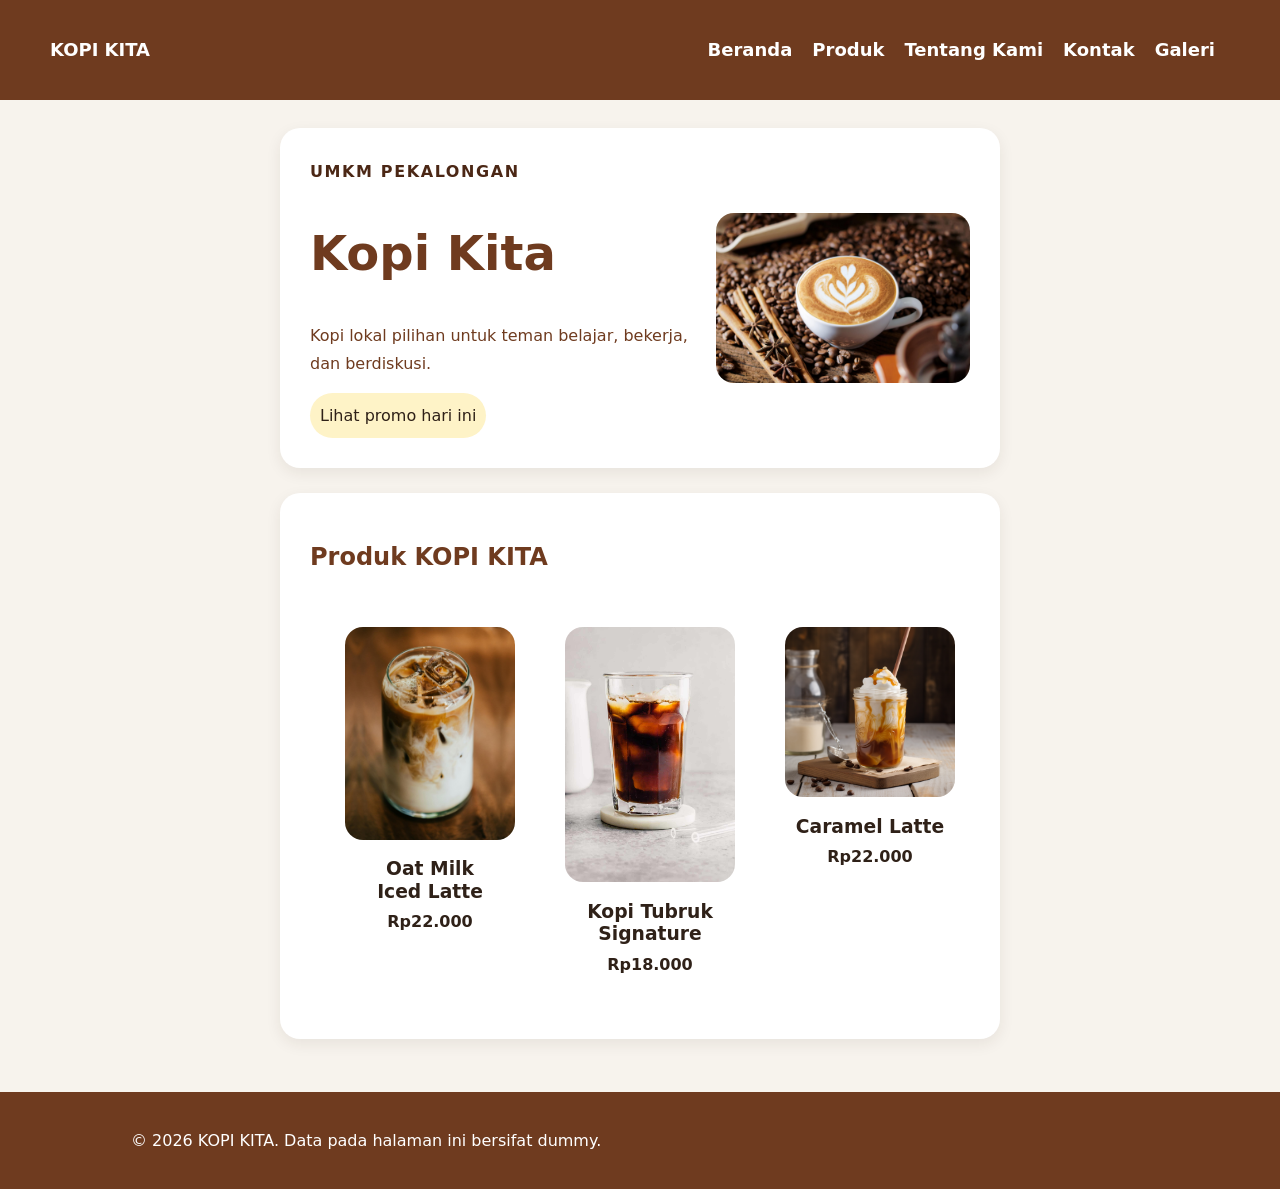
<file: index.html>
<!DOCTYPE html>
<html lang="id">
<head>
    <meta charset="UTF-8">
    <meta name="viewport" content="width=device-width, initial-scale=1">
    <title>KOPI KITA- Website UMKM</title>
    <link rel="stylesheet" href="css/style.css" />
</head>
<body>
    <a class="skip-link" href="#main-content">Skip to main content</a>
    <nav class="container">
        <div class="container-navbar">
    <div class="logo">
        <a href="index.html">KOPI KITA</a>    
    </div>
            <ul class="navbar">
                <li><a href="index.html">Beranda</a></li>
                <li><a href="produk.html">Produk</a></li>
                <li><a href="tentang.html">Tentang Kami</a></li>
                <li><a href="kontak.html">Kontak</a></li>
                <li><a href="galeri.html">Galeri</a></li>
            </ul>
        </nav>
    </div>
   
   
    <main class="page">
        <section class="hero" aria-labelledby="hero-title">
  <div class="hero-content">
    <p class="eyebrow">UMKM Pekalongan</p>
    <h1 id="hero-title">Kopi Kita</h1>
    <p>Kopi lokal pilihan untuk teman belajar, bekerja, dan berdiskusi.</p>
    <button id="promoButton" type="button">Lihat promo hari ini</button>
  </div>
  <img class="product-images" src="gambar/jenis-kopi-di-Indonesia-dan-karakteristik-scaled.jpg" alt="secangkir kopi yang ditawarkan oleh KOPI KITA" />
    </section>

        <section aria-labelledby="produk-title">
            <h2 id="produk-title">Produk KOPI KITA</h2>
            <ul class="product">
                <article class="product-item">
                    <img class="product-coffee" src="gambar/Oat-Milk-Iced-Coffee-1-ws-us-1.jpg" alt="secangkir kopi yang ditawarkan oleh KOPI KITA" />
                    <h3>oat milk iced latte</h3>
                    <p>Rp22.000</p>

                </article>
                <article class="product-item">
                    <img class="product-coffee" src="gambar/iced-coffee-7-1200.jpg" alt="secangkir kopi yang ditawarkan oleh KOPI KITA" />
                    <h3>kopi Tubruk Signature</h3>
                    <p>Rp18.000</p>
                </article>
                <article class="product-item">
                    <img class="product-coffee" src="gambar/Caramel-Iced-Coffee-Recipe-Satisfying-Sweetness.png" alt="secangkir kopi yang ditawarkan oleh KOPI KITA" />
                    <h3>Caramel Latte</h3>
                    <p>Rp22.000</p>
                </article>
            </ul>
        </section>
    </main>
    <footer class="footer">
        <p>© 2026 KOPI KITA. Data pada halaman ini bersifat dummy.</p>
    </footer>
    <script src="js/script.js"></script>
</body>
</html>
</file>
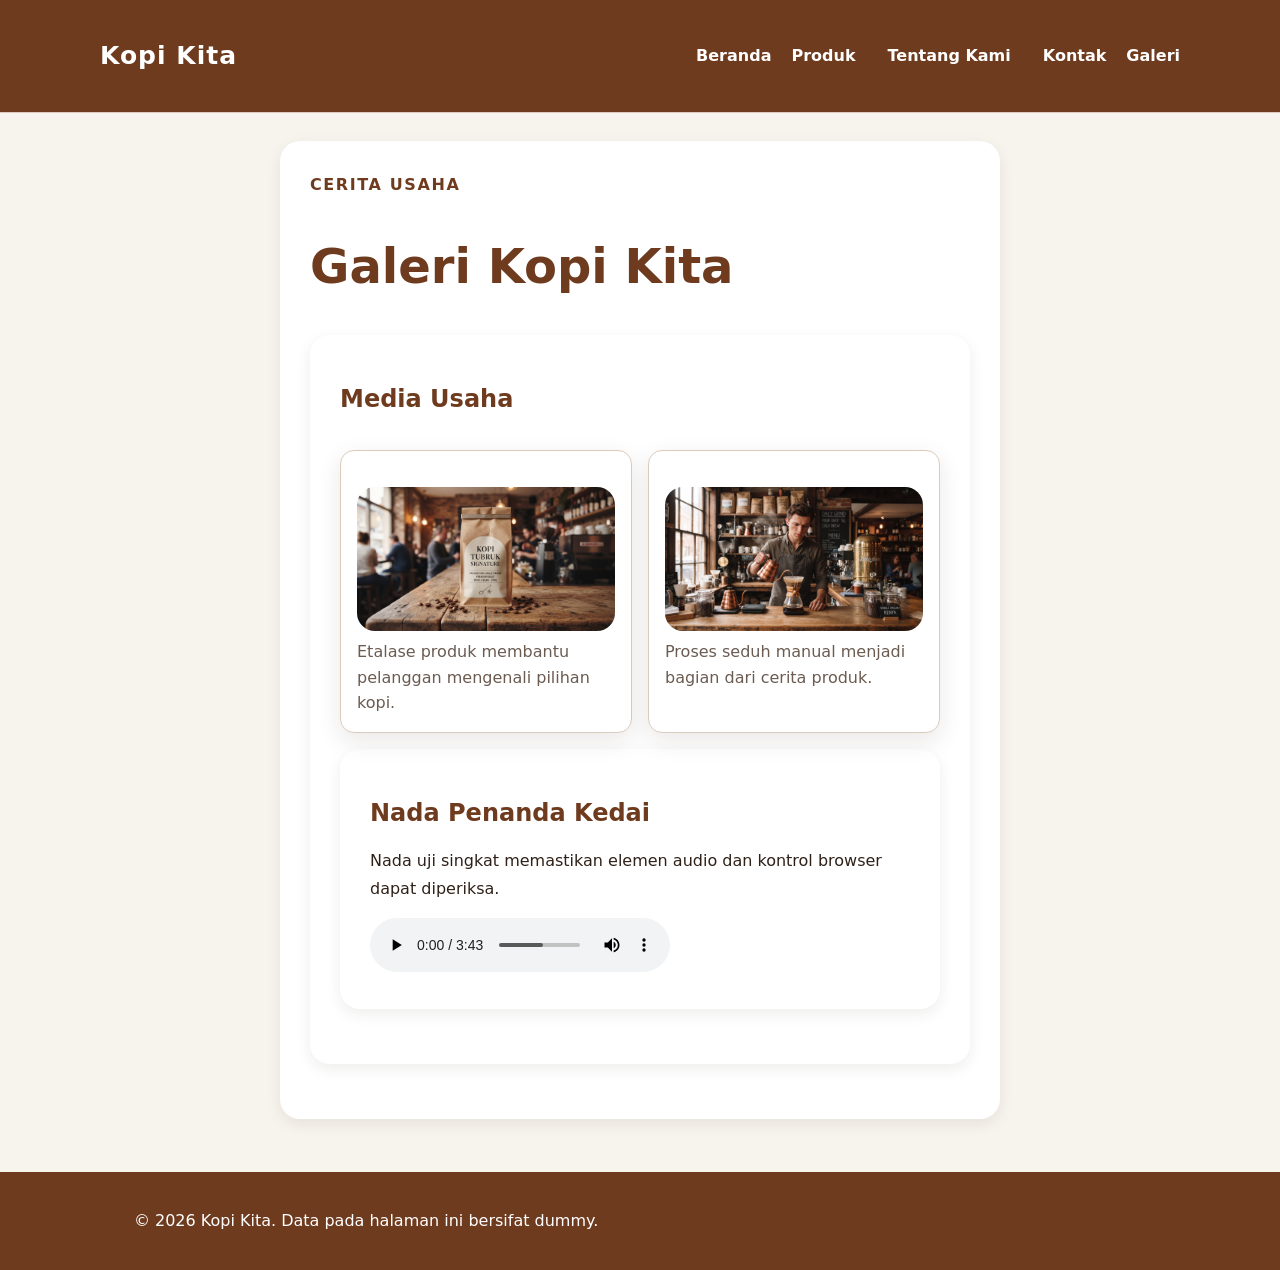
<file: galeri.html>
<!doctype html>
<html lang="id">
  <head>
    <meta charset="utf-8" />
    <meta name="viewport" content="width=device-width, initial-scale=1" />
    <title>Tentang Kopi Kita - Website UMKM</title>
    <link rel="stylesheet" href="css/style.css" />
  </head>
  <body>
    <a class="skip-link" href="#konten">Lewati ke konten utama</a>
    <header class="site-header">
      <nav class="nav" aria-label="Navigasi utama">
        <a class="brand" href="index.html">Kopi Kita</a>
        <ul>
          <li><a href="index.html">Beranda</a></li>
            <li><a href="produk.html">Produk</a></li>
            <li><a aria-current="page" href="tentang.html">Tentang Kami</a></li>
            <li><a href="kontak.html">Kontak</a></li>
            <li><a href="galeri.html">Galeri</a></li>
        </ul>
      </nav>
    </header>
    <main id="konten" class="page">
      <section aria-labelledby="tentang-title">
        <p class="eyebrow">Cerita Usaha</p>
        <h1>Galeri Kopi Kita</h1>
      <section aria-labelledby="media-title">
        <h2 id="media-title">Media Usaha</h2>
        <div class="gallery-grid">
    <figure class="media-card">
      <img src="gambar/Coffee_bag_on_wooden_counter_2K_20260925184928.jpg" alt="Etalase Kopi Kita berisi kemasan kopi lokal" />
      <figcaption>Etalase produk membantu pelanggan mengenali pilihan kopi.</figcaption>
    </figure>
    <figure class="media-card">
      <img src="gambar/Person_brewing_pour-over_coffee_2K_20260925184145.jpg" alt="Barista menuang air panas ke dripper kopi" />
      <figcaption>Proses seduh manual menjadi bagian dari cerita produk.</figcaption>
    </figure>
  </div>

    <section aria-labelledby="audio-title">
  <h2 id="audio-title">Nada Penanda Kedai</h2>
  <p id="audio-note">Nada uji singkat memastikan elemen audio dan kontrol browser dapat diperiksa.</p>
  <audio controls aria-describedby="audio-note" src="suara/AUD-20230413-WA0004.mp3">
    Browser Anda tidak mendukung pemutar audio.
  </audio>
</section>

</section>
      </section>
    </main>
    <footer class="footer">
      <p>&copy; 2026 Kopi Kita. Data pada halaman ini bersifat dummy.</p>
    </footer>
  </body>
</html>
</file>
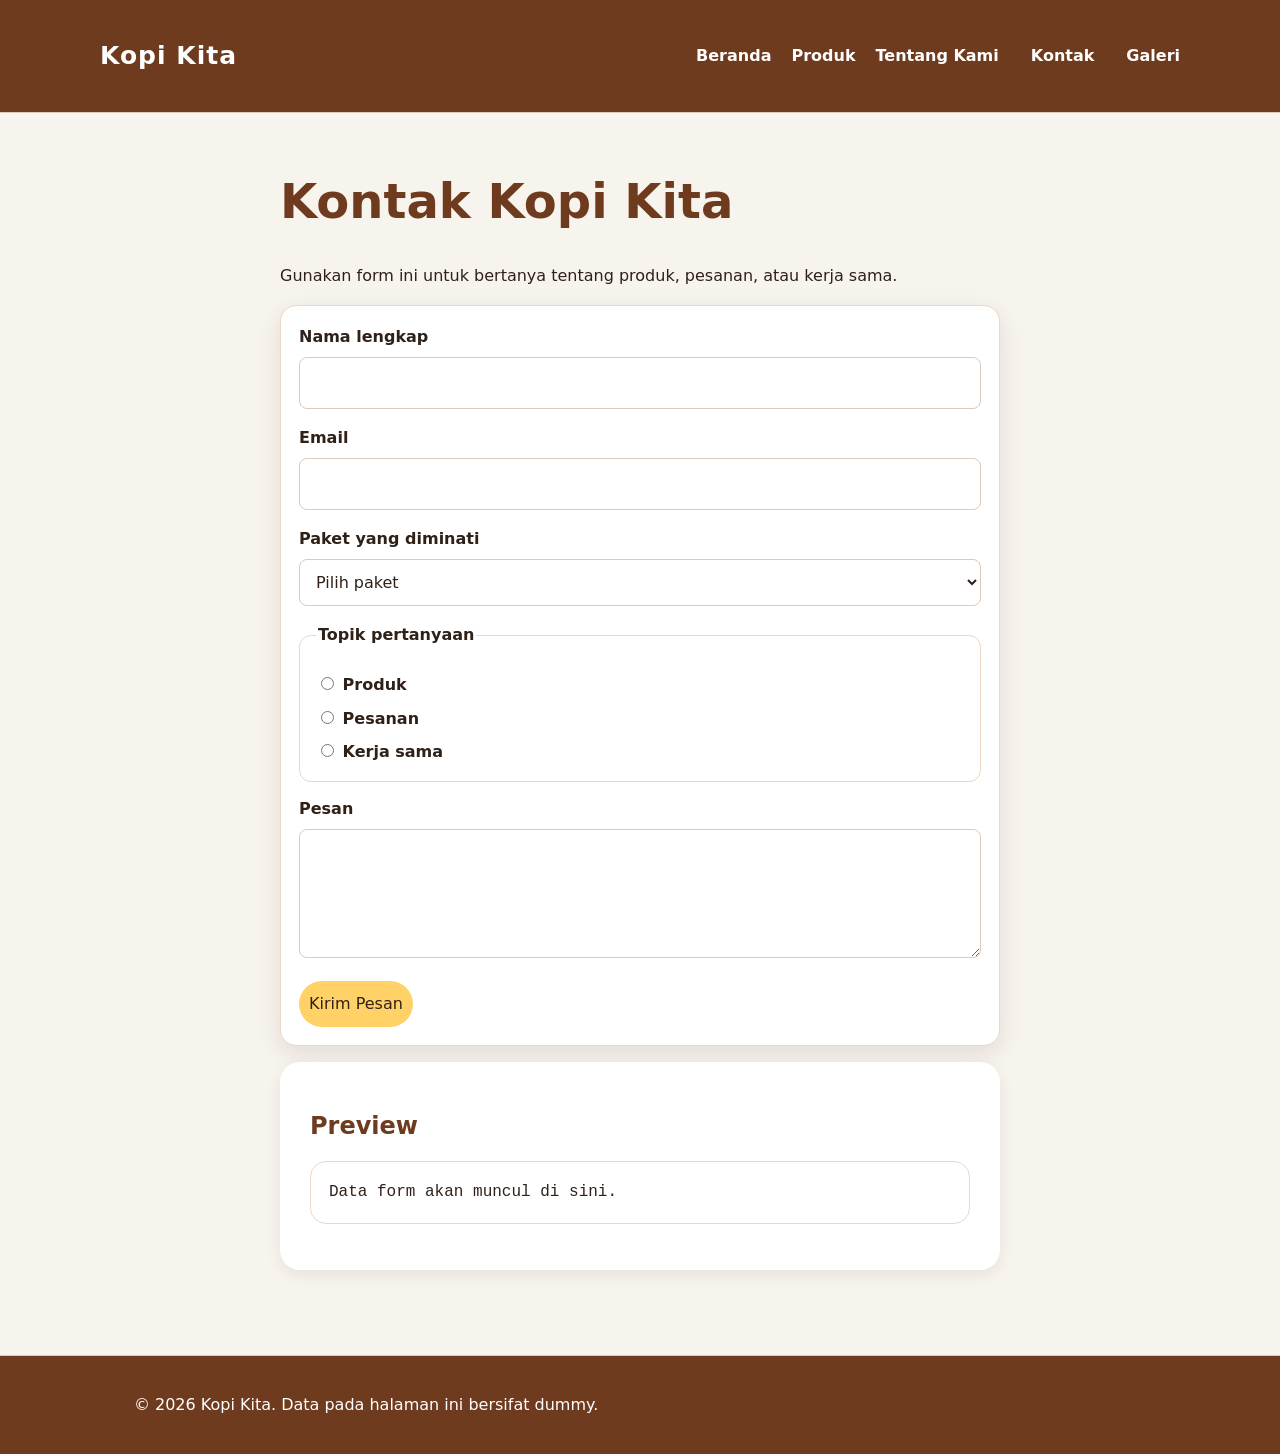
<file: kontak.html>
<!doctype html>
<html lang="id">
  <head>
    <meta charset="utf-8" />
    <meta name="viewport" content="width=device-width, initial-scale=1" />
    <title>Kontak Kopi Kita - Website UMKM</title>
    <link rel="stylesheet" href="css/style.css" />
    <script src="js/form.js" defer></script>
  </head>
  <body>
    <a class="skip-link" href="#konten">Lewati ke konten utama</a>
    <header class="site-header">
      <nav class="nav" aria-label="Navigasi utama">
        <a class="brand" href="index.html">Kopi Kita</a>
        <ul>
          <li><a href="index.html">Beranda</a></li>
          <li><a href="produk.html">Produk</a></li>
          <li><a href="tentang.html">Tentang Kami</a></li>
          <li><a aria-current="page" href="kontak.html">Kontak</a></li>
          <li><a href="galeri.html">Galeri</a></li>
        </ul>
      </nav>
    </header>
    <main class="page">
  <h1>Kontak Kopi Kita</h1>
  <p>Gunakan form ini untuk bertanya tentang produk, pesanan, atau kerja sama.</p>

  <form id="form-kontak" action="#" method="post">
    <div class="field">
      <label for="nama">Nama lengkap</label>
      <input id="nama" name="nama" type="text" required minlength="3" />
    </div>

    <div class="field">
      <label for="email">Email</label>
      <input id="email" name="email" type="email" required />
    </div>

    <div class="field">
      <label for="paket">Paket yang diminati</label>
      <select id="paket" name="paket" required>
        <option value="">Pilih paket</option>
        <option value="rumahan">Paket rumahan</option>
        <option value="kantor">Paket kantor</option>
        <option value="reseller">Paket reseller</option>
      </select>
    </div>

    <fieldset>
      <legend>Topik pertanyaan</legend>
      <label><input type="radio" name="topik" value="produk" required /> Produk</label>
      <label><input type="radio" name="topik" value="pesanan" /> Pesanan</label>
      <label><input type="radio" name="topik" value="kerja-sama" /> Kerja sama</label>
    </fieldset>

    <div class="field">
      <label for="pesan">Pesan</label>
      <textarea id="pesan" name="pesan" rows="4" required minlength="10"></textarea>
    </div>

    <button type="submit">Kirim Pesan</button>
  </form>

  <section aria-labelledby="preview-title">
    <h2 id="preview-title">Preview</h2>
    <pre id="preview">Data form akan muncul di sini.</pre>
  </section>
</main>

    <footer class="site-footer">
      <p>&copy; 2026 Kopi Kita. Data pada halaman ini bersifat dummy.</p>
    </footer>
  </body>
</html>
</file>
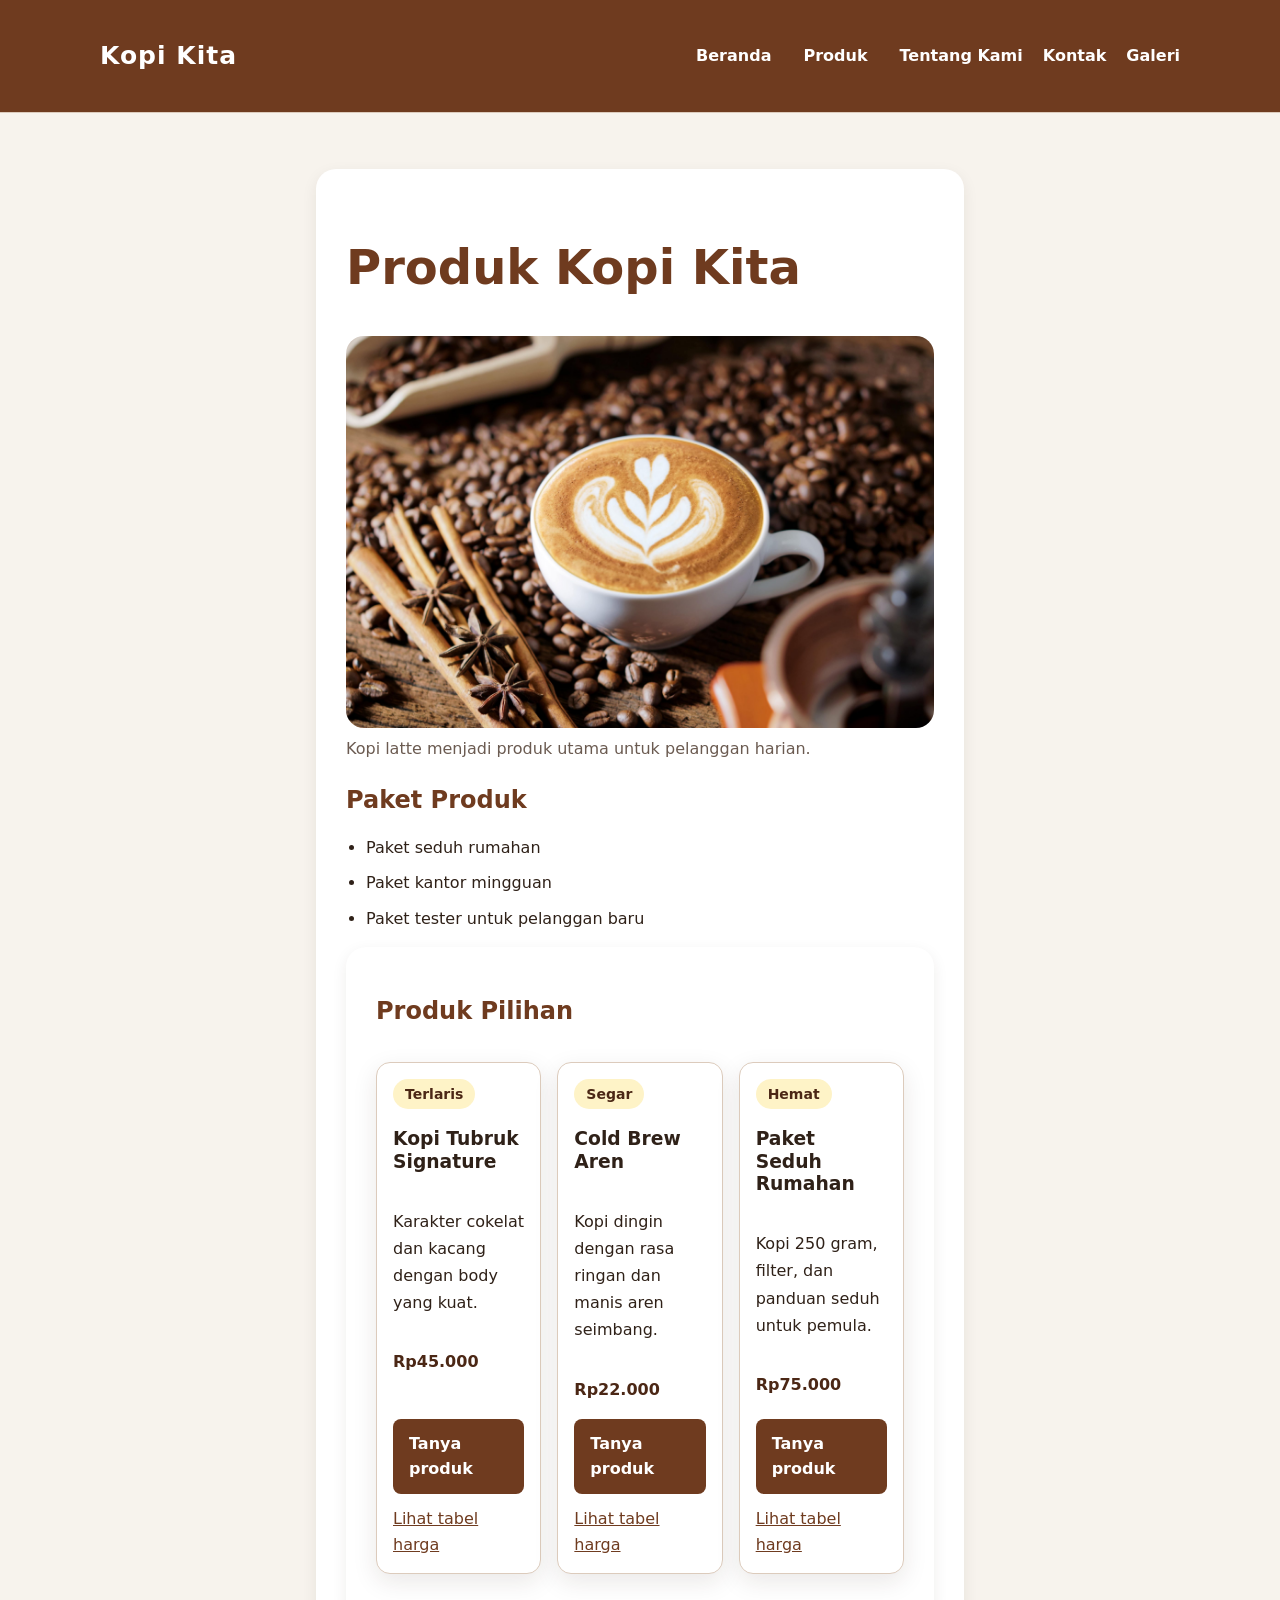
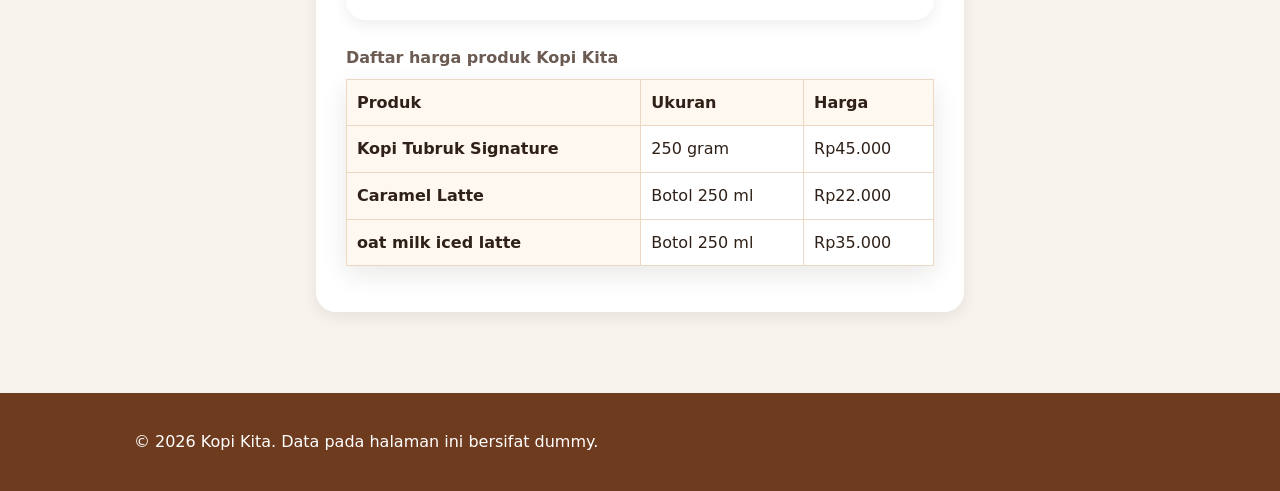
<file: produk.html>
<!doctype html>
<html lang="id">
  <head>
    <meta charset="utf-8" />
    <meta name="viewport" content="width=device-width, initial-scale=1" />
    <title>Tentang Kopi Kita - Website UMKM</title>
    <link rel="stylesheet" href="css/style.css" />
  </head>
  <body>
    <a class="skip-link" href="#konten">Lewati ke konten utama</a>
    <header class="site-header">
      <nav class="nav" aria-label="Navigasi utama">
        <a class="brand" href="index.html">Kopi Kita</a>
        <ul>
          <li><a href="index.html">Beranda</a></li>
            <li><a aria-current="page" href="produk.html">Produk</a></li>
            <li><a href="tentang.html">Tentang Kami</a></li>
            <li><a href="kontak.html">Kontak</a></li>
            <li><a href="galeri.html">Galeri</a></li>
        </ul>
      </nav>
    </header>
    <main id="konten" class="page">
      <main class="page">
  <section aria-labelledby="galeri-title">
    <h1 id="galeri-title">Produk Kopi Kita</h1>

    <figure>
      <img src="gambar/jenis-kopi-di-Indonesia-dan-karakteristik-scaled.jpg" alt="Secangkir kopi latte di atas meja kayu" />
      <figcaption>Kopi latte menjadi produk utama untuk pelanggan harian.</figcaption>
    </figure>

    <h2>Paket Produk</h2>
    <ul>
      <li>Paket seduh rumahan</li>
      <li>Paket kantor mingguan</li>
      <li>Paket tester untuk pelanggan baru</li>
    </ul>


  <section aria-labelledby="produk-pilihan-title">
  <h2 id="produk-pilihan-title">Produk Pilihan</h2>
  <div class="product-grid">
    <article class="product-card">
      <span class="product-badge">Terlaris</span>
      <h3>Kopi Tubruk Signature</h3>
      <p>Karakter cokelat dan kacang dengan body yang kuat.</p>
      <p class="price">Rp45.000</p>
      <div class="card-actions">
        <a class="button" href="kontak.html">Tanya produk</a>
        <a href="#harga-title">Lihat tabel harga</a>
      </div>
    </article>

    <article class="product-card">
      <span class="product-badge">Segar</span>
      <h3>Cold Brew Aren</h3>
      <p>Kopi dingin dengan rasa ringan dan manis aren seimbang.</p>
      <p class="price">Rp22.000</p>
      <div class="card-actions">
        <a class="button" href="kontak.html">Tanya produk</a>
        <a href="#harga-title">Lihat tabel harga</a>
      </div>
    </article>

    <article class="product-card">
      <span class="product-badge">Hemat</span>
      <h3>Paket Seduh Rumahan</h3>
      <p>Kopi 250 gram, filter, dan panduan seduh untuk pemula.</p>
      <p class="price">Rp75.000</p>
      <div class="card-actions">
        <a class="button" href="kontak.html">Tanya produk</a>
        <a href="#harga-title">Lihat tabel harga</a>
      </div>
    </article>
  </div>
</section>

    <table>
      <caption>Daftar harga produk Kopi Kita</caption>
      <thead>
        <tr>
          <th scope="col">Produk</th>
          <th scope="col">Ukuran</th>
          <th scope="col">Harga</th>
        </tr>
      </thead>
      <tbody>
        <tr>
          <th scope="row">Kopi Tubruk Signature</th>
          <td>250 gram</td>
          <td>Rp45.000</td>
        </tr>
        <tr>
          <th scope="row">Caramel Latte</th>
          <td>Botol 250 ml</td>
          <td>Rp22.000</td>
        </tr>
        <tr>
          <th scope="row">oat milk iced latte</th>
          <td>Botol 250 ml</td>
          <td>Rp35.000</td>
        </tr>
      </tbody>
    </table>
  </section>
</main>
    </main>
    <footer class="footer">
      <p>&copy; 2026 Kopi Kita. Data pada halaman ini bersifat dummy.</p>
    </footer>
  </body>
</html>
</file>
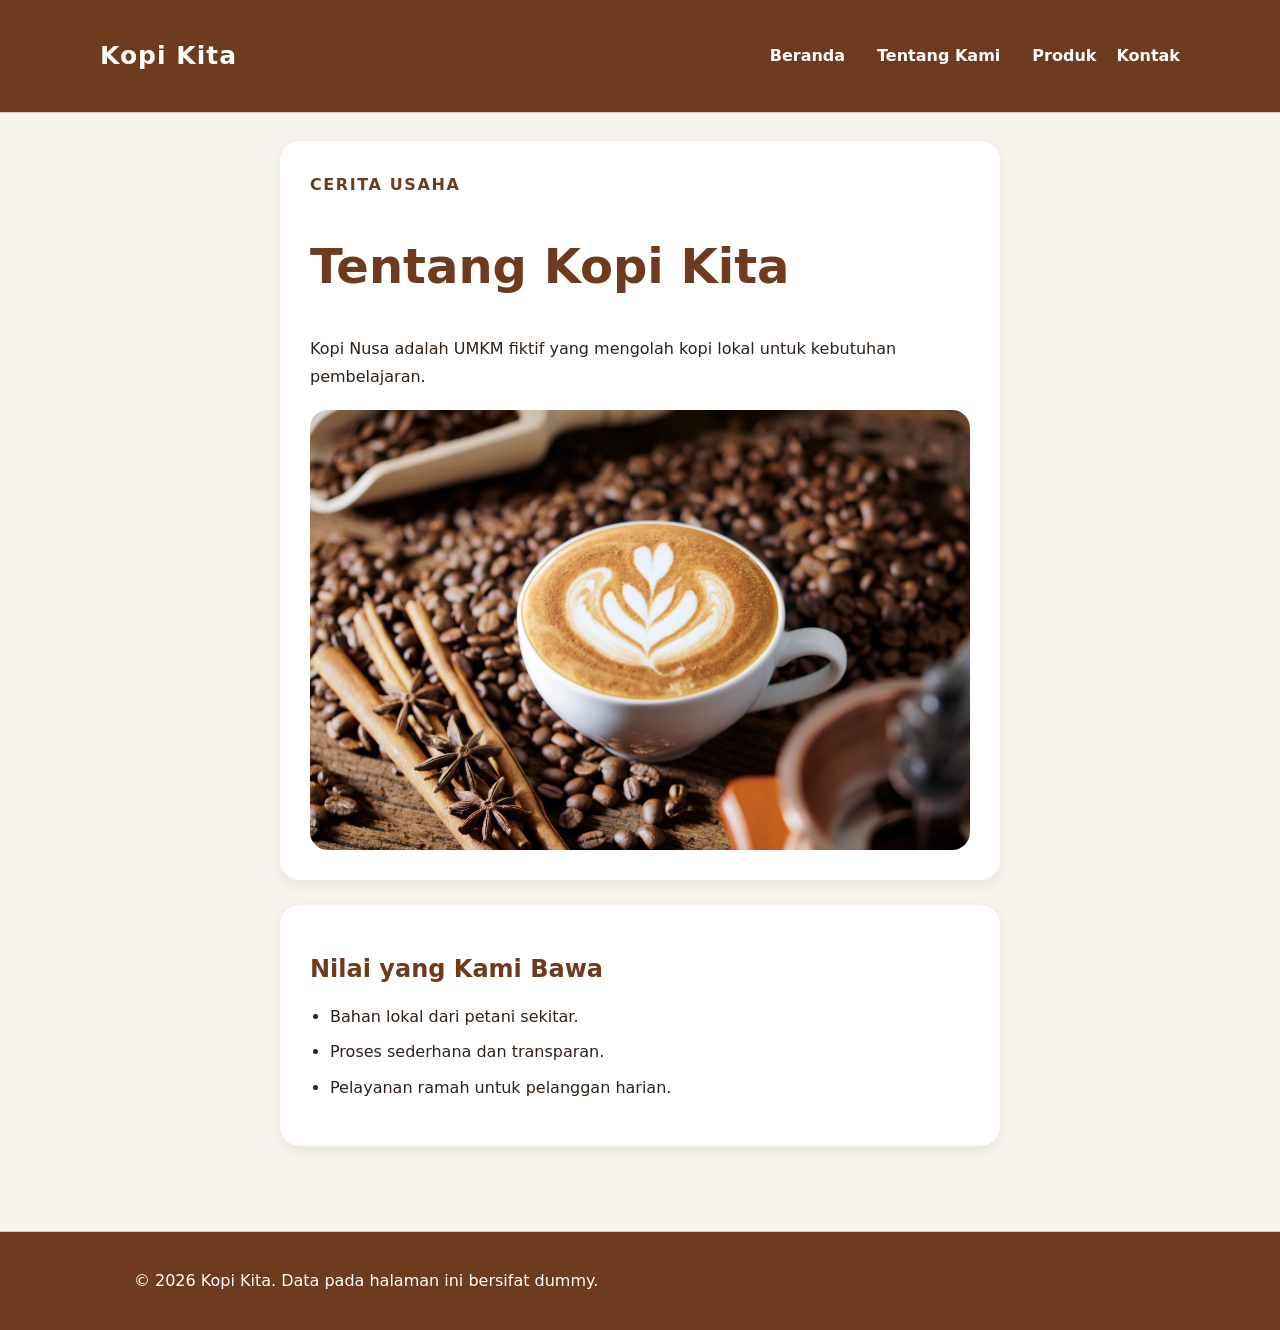
<file: tentang.html>
<!doctype html>
<html lang="id">
  <head>
    <meta charset="utf-8" />
    <meta name="viewport" content="width=device-width, initial-scale=1" />
    <title>Tentang Kopi Kita - Website UMKM</title>
    <link rel="stylesheet" href="css/style.css" />
  </head>
  <body>
    <a class="skip-link" href="#konten">Lewati ke konten utama</a>
    <header class="site-header">
      <nav class="nav" aria-label="Navigasi utama">
        <a class="brand" href="index.html">Kopi Kita</a>
        <ul>
          <li><a href="index.html">Beranda</a></li>
          <li><a aria-current="page" href="tentang.html">Tentang Kami</a></li>
            <li><a href="produk.html">Produk</a></li>
            <li><a href="kontak.html">Kontak</a></li>
        </ul>
      </nav>
    </header>
    <main id="konten" class="page">
      <section aria-labelledby="tentang-title">
        <p class="eyebrow">Cerita Usaha</p>
        <h1 id="tentang-title">Tentang Kopi Kita</h1>
        <p>Kopi Nusa adalah UMKM fiktif yang mengolah kopi lokal untuk kebutuhan pembelajaran.</p>
        <img src="gambar/jenis-kopi-di-Indonesia-dan-karakteristik-scaled.jpg" alt="Etalase Kopi Nusa berisi kemasan kopi lokal" />
      </section>
      <section aria-labelledby="nilai-title">
        <h2 id="nilai-title">Nilai yang Kami Bawa</h2>
        <ul>
          <li>Bahan lokal dari petani sekitar.</li>
          <li>Proses sederhana dan transparan.</li>
          <li>Pelayanan ramah untuk pelanggan harian.</li>
        </ul>
      </section>
    </main>
    <footer class="site-footer">
      <p>&copy; 2026 Kopi Kita. Data pada halaman ini bersifat dummy.</p>
    </footer>
  </body>
</html>
</file>
<file: css/style.css>
:root {
  --color-primary: #6f3b1f;
  --color-primary-strong: #4b2715;
  --color-text: #2f2118;
  --color-muted: #6b5b52;
  --color-surface: #ffffff;
  --color-surface-soft: #fff8f0;
  --color-border: #dccbbc;
  --color-focus: #1d4ed8;
  --space-1: 0.5rem;
  --space-2: 0.75rem;
  --space-3: 1rem;
  --space-4: 1.5rem;
  --space-5: 2rem;
  --radius-sm: 0.5rem;
  --radius-md: 0.875rem;
  --shadow-card: 0 0.5rem 1.5rem rgb(47 33 24 / 0.1);
}

*,
*::before,
*::after {
  box-sizing: border-box;
}

html { color-scheme: light; }

body {
  margin: 0;
  color: var(--color-text);
  background: var(--color-surface-soft);
  font-family: system-ui, -apple-system, BlinkMacSystemFont, "Segoe UI", sans-serif;
  font-size: 1rem;
  line-height: 1.6;
}

img {
  max-width: 100%;
  height: auto;
}

a {
  color: var(--color-primary);
}

a:hover {
  color: var(--color-primary-strong);
}

:focus-visible {
  outline: 3px solid var(--color-focus);
  outline-offset: 3px;
}

.site-header,
.site-footer {
  padding: var(--space-3) var(--space-4);
  background: var(--color-surface);
  border-bottom: 1px solid var(--color-border);
}
.site-footer {
  margin-top: var(--space-5);
  color: var(--color-muted);
  text-align: center;
  border-top: 1px solid var(--color-border);
  border-bottom: 0;
}
.nav,
.page { width: min(100% - 2rem, 60rem); margin-inline: auto; }
.brand {
  display: inline-block;
  margin-bottom: var(--space-2);
  color: var(--color-text);
  font-weight: 800;
  text-decoration: none;
}
.nav ul { padding: 0; margin: 0; list-style: none; }
.nav li { display: inline-block; margin: 0 var(--space-2) var(--space-1) 0; }

.nav {
  display: flex;
  gap: var(--space-3);
  align-items: center;
  justify-content: space-between;
}
.brand { margin-bottom: 0; }
.nav ul { display: flex; gap: var(--space-2); flex-wrap: wrap; }
.nav li { margin: 0; }

.product-card { display: flex; flex-direction: column; }
.product-badge {
  align-self: flex-start;
  padding: 0.25rem var(--space-2);
  color: var(--color-primary-strong);
  font-size: 0.875rem;
  font-weight: 800;
  background: #fef3c7;
  border-radius: 999px;
}
.card-actions {
  display: flex;
  gap: var(--space-2);
  align-items: center;
  flex-wrap: wrap;
  margin-top: auto;
}

.hero {
  display: grid;
  grid-template-columns: 1.2fr 0.8fr;
  gap: var(--space-4);
  align-items: center;
}
.hero-image { width: 100%; border-radius: var(--radius-md); }

.product-grid,
.gallery-grid {
  display: grid;
  grid-template-columns: repeat(3, minmax(0, 1fr));
  gap: var(--space-3);
}
.gallery-grid { grid-template-columns: repeat(2, minmax(0, 1fr)); }

.nav a[aria-current="page"] {
  padding: var(--space-1) var(--space-2);
  color: white;
  font-weight: 700;
  text-decoration: none;
  border-radius: var(--radius-sm);
}
.page { padding-block: var(--space-5); }

.hero {
  padding: var(--space-5);
  color: var(--color-surface);
  background: var(--color-primary);
  border-radius: var(--radius-md);
}
h1,
h2,
h3 { line-height: 1.2; text-wrap: balance; }
h1 { font-size: clamp(2rem, 6vw, 3rem); }
p,
li { max-width: 68ch; }
.eyebrow { color: var(--color-primary); font-weight: 800; letter-spacing: 0.08em; text-transform: uppercase; }
.hero .eyebrow { color: #4b2715; }
.price { color: var(--color-primary-strong); font-weight: 800; }

.button,
button {
  display: inline-block;
  padding: var(--space-2) var(--space-3);
  color: var(--color-surface);
  font: inherit;
  font-weight: 700;
  text-decoration: none;
  cursor: pointer;
  background: var(--color-primary);
  border: 0;
  border-radius: var(--radius-sm);
}
.button:hover,
button:hover { color: var(--color-surface); background: var(--color-primary-strong); }
.hero button { color: var(--color-text); background: #fef3c7; }
.hero button:hover { color: var(--color-text); background: #fde68a; }

.product-card,
.media-card,
table,
form {
  margin-block: var(--space-3);
  padding: var(--space-3);
  background: var(--color-surface);
  border: 1px solid var(--color-border);
  border-radius: var(--radius-md);
  box-shadow: var(--shadow-card);
}
figure { margin-inline: 0; }
figcaption,
caption { color: var(--color-muted); }
table { width: 100%; border-collapse: collapse; border-radius: 0; }
caption { margin-bottom: var(--space-2); font-weight: 700; text-align: left; }
th,
td { padding: var(--space-2); text-align: left; border: 1px solid var(--color-border); }
th { background: var(--color-surface-soft); }

.skip-link {
  position: absolute;
  left: -9999px;
  top: auto;
}

.skip-link:focus {
  left: 10px;
  top: 10px;
  background: var(--color-surface);
  color: var(--color-text);
  padding: var(--space-2);
  z-index: 1000;
}

.container {
  max-width: 100%;
  margin: 0 auto;
  padding: 0;
}

.logo a {
    color: white;
    text-decoration: none;
    font-weight: bold;
    font-size: large;
}

.logo a:hover {
    color: white;
}

.navbar {
  display: flex;
  list-style: none;
  padding: 10px;
  margin: 5px;
  gap: 20px;
} 

.navbar a {
  text-decoration: none;
  color: white;
  font-weight: bold;
  font-size: large;
}

.navbar a:hover {
  color: #f4c95d;
  transition: 0.3s;
}

.site-header { 
  background-color: #6f3b1f; 
}

.nav {
  width: 100%;
  min-height: 80px;
  margin: 0;
  padding: 0 32px;
  display: flex;
  justify-content: space-between;
  align-items: center;
  box-sizing: border-box;
}

.nav { 
  max-width: 1100px; 
  min-height: 80px; 
  margin: 0 auto; 
  padding: 0 10px; 
  display: flex; 
  justify-content: space-between; 
  align-items: center; 
  box-sizing: border-box; 
}

.brand { 
  color: white; 
  text-decoration: none; 
  font-size: 25px; 
  font-weight: 800; 
  letter-spacing: 1px; 
}

.brand:hover { 
  color: #f4c95d; 
}

.nav ul { 
  display: flex; 
  align-items: center; 
  list-style: none; 
  gap: 20px; 
  margin: 0; 
  padding: 0; 
}

.nav a { 
  color: white; 
  text-decoration: none; 
  font-weight: 600; 
  transition: 0.3s; 
}

.nav a:hover { 
  color: #f4c95d; 
}


.container-navbar {
  display: flex;
  justify-content: space-between;
  background-color: #6f3b1f;
  height: 100px;
  align-items: center;
  padding: 0 50px;
  box-sizing: border-box;
}

.page {
  max-width: 920px;
  margin: 0 auto;
  padding: 32px 20px;
}

.hero {
  padding: 36px;
  color: #6f3b1f;
  background: #6f3b1f;
  border-radius: 24px;
}

.header {
  display: flex;
  justify-content: space-between;
  align-items: center;
}

.h1 {
  margin-top: 5px;
}

.eyebrow {
  margin: 0 0 8px;
  letter-spacing: 0.10em;
  text-transform: uppercase;
}


.jam_a {
    margin: 0;
    text-align: right;
    letter-spacing: 0.1em;
    text-transform: uppercase;
    font-size: medium;
    font-weight: 700;
}

.jam_b {
    margin: 0;
    text-align: right;
    margin-right: 20px;
    font-size: medium;
}

/* produk */
.product-images {
  width: 100%;
  height: auto;
  border-radius: 24px;
  margin-bottom: 20px;
}

.product {
  display: grid;
  grid-template-columns: repeat(3, 1fr);
  gap: 20px;
  padding: 0;
  margin: 0;
  list-style: none;
}

.product-item {
  background: white;
  padding: 15px;
  border-radius: 20px;
  text-align: center;
}

.product-coffee {
  width: 100%;
  height: 180px;
  object-fit: cover;
  border-radius: 15px;
}

.product-item h3 {
  margin-bottom: 5px;
  text-transform: capitalize;
}

.product-item p {
  margin-top: 0;
  font-weight: bold;
}



.header-1 {
  display: flex;
  justify-content: space-between;
  align-items: center;
}

.lokasi {
  background:#f3b837;
  color: #2f2118;
  padding: 12px 18px;
  cursor: pointer;
  border-radius: 999px;
  border: 0;
  font-weight: 700;
  font-size: medium;
}

button {
  padding: 12px 18px;
  color: #2f2118;
  font-weight: 700;
  cursor: pointer;
  background: #ffd166;
  border: 0;
  border-radius: 999px;
}

.page section { 
  background: white; 
  padding: 30px; 
  margin-bottom: 25px; 
  border-radius: 20px; 
  box-shadow: 0 5px 15px rgba(47, 33, 24, 0.08);
 }

 .page h1, 
 .page h2 { 
  color: #6f3b1f; 
}

.page section p { 
  line-height: 1.7; 
}

.page section img { 
  width: 100%; 
  height: auto; 
  display: block; 
  margin-top: 20px; 
  border-radius: 18px; 
}

.page section ul { 
  padding-left: 20px; 
}

.page section li { 
  margin-bottom: 10px; 
  line-height: 1.6; 
}

.footer {
  text-align: center;
  padding: 20px;
  background-color: #6f3b1f;
  color: white;
}


/* produk */
body {
  margin: 0;
  background: #fbf7f0;
  color: #2f2118;
  font-family: system-ui, -apple-system, BlinkMacSystemFont, "Segoe UI", sans-serif;
}

.page {
  max-width: 860px;
  margin: 0 auto;
  padding: 28px 20px;
}

img {
  max-width: 100%;
  height: auto;
  border-radius: 18px;
}

figure {
  margin: 0 0 24px;
}

figcaption {
  margin-top: 8px;
  color: #6b5b51;
}

table {
  width: 100%;
  border-collapse: collapse;
  background: white;
}

caption {
  text-align: left;
  font-weight: 700;
  margin-bottom: 8px;
}

th,
td {
  border: 1px solid #ead8c3;
  padding: 10px;
  text-align: left;
}

thead {
  background: #f1e3d3;
}
/* produk */


/* kontak */
body {
  margin: 0;
  background: #f7f3ed;
  color: #2f2118;
  font-family: system-ui, -apple-system, BlinkMacSystemFont, "Segoe UI", sans-serif;
}

.page {
  max-width: 760px;
  margin: 0 auto;
  padding: 28px 20px;
}

form,
pre {
  background: white;
  border: 1px solid #ead8c3;
  border-radius: 16px;
  padding: 18px;
}

.field { margin-bottom: var(--space-3); }
.field label,
legend { display: block; margin-bottom: var(--space-1); font-weight: 700; }
.field input,
.field select,
.field textarea {
  width: 100%;
  padding: var(--space-2);
  color: inherit;
  font: inherit;
  background: var(--color-surface);
  border: 1px solid var(--color-border);
  border-radius: var(--radius-sm);
}
input[type="radio"],
input[type="checkbox"] { width: auto; }
fieldset {
  margin: 0 0 var(--space-3);
  padding: var(--space-3);
  border: 1px solid var(--color-border);
  border-radius: var(--radius-sm);
}
audio { max-width: 100%; }
#preview-form {
  padding: var(--space-3);
  white-space: pre-wrap;
  background: var(--color-surface);
  border: 1px solid var(--color-border);
  border-radius: var(--radius-sm);
}

label,
legend {
  font-weight: 700;
}

input,
select,
textarea,
button {
  font: inherit;
  padding: 10px;
}

fieldset {
  display: grid;
  gap: 8px;
  margin: 0 0 14px;
  border: 1px solid #ead8c3;
  border-radius: 12px;
}

button {
  cursor: pointer;
}

.site-footer {
  text-align: center;
  padding: 20px;
  background-color: #6f3b1f;
  color: white;
}
</file>
